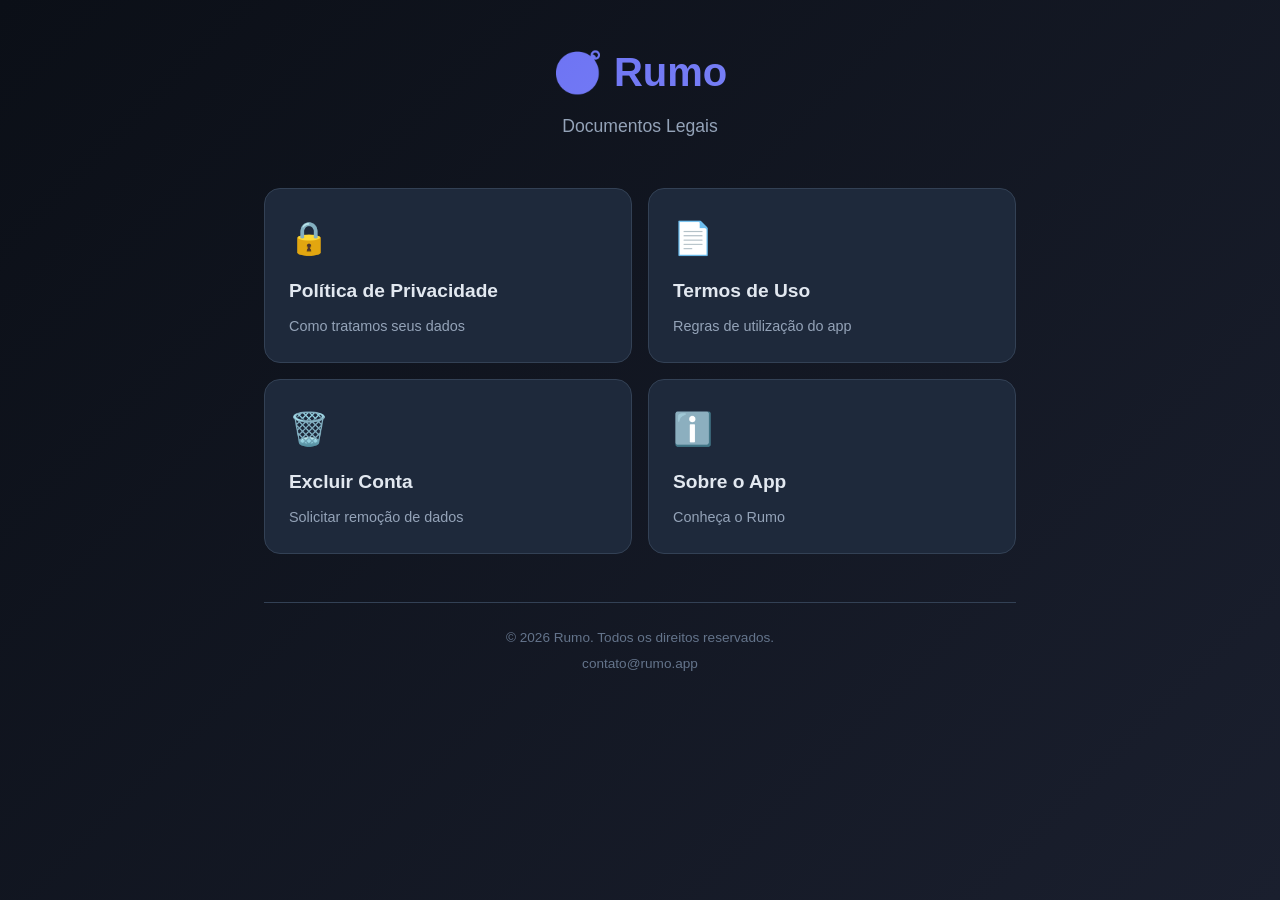
<file: index.html>
<!DOCTYPE html>
<html lang="pt-BR">
<head>
    <meta charset="UTF-8">
    <meta name="viewport" content="width=device-width, initial-scale=1.0">
    <title>Rumo - Legal</title>
    <style>
        * {
            margin: 0;
            padding: 0;
            box-sizing: border-box;
        }

        body {
            font-family: -apple-system, BlinkMacSystemFont, 'Segoe UI', 'Inter', sans-serif;
            background: linear-gradient(135deg, #0B0F17 0%, #1A1F2E 100%);
            color: #E2E8F0;
            min-height: 100vh;
            line-height: 1.6;
        }

        .container {
            max-width: 800px;
            margin: 0 auto;
            padding: 40px 24px;
        }

        .header {
            text-align: center;
            margin-bottom: 48px;
        }

        .header h1 {
            font-size: 2.5rem;
            font-weight: 800;
            margin-bottom: 8px;
            background: linear-gradient(135deg, #6366F1, #818CF8);
            -webkit-background-clip: text;
            -webkit-text-fill-color: transparent;
            background-clip: text;
        }

        .header p {
            color: #94A3B8;
            font-size: 1.1rem;
        }

        .cards {
            display: grid;
            grid-template-columns: repeat(auto-fit, minmax(250px, 1fr));
            gap: 16px;
            margin-bottom: 48px;
        }

        .card {
            background: #1E293B;
            border: 1px solid #334155;
            border-radius: 16px;
            padding: 24px;
            text-decoration: none;
            transition: all 0.3s ease;
            display: block;
        }

        .card:hover {
            transform: translateY(-4px);
            border-color: #6366F1;
            box-shadow: 0 8px 32px rgba(99, 102, 241, 0.2);
        }

        .card .icon {
            font-size: 2rem;
            display: block;
            margin-bottom: 12px;
        }

        .card h2 {
            color: #E2E8F0;
            font-size: 1.2rem;
            margin-bottom: 8px;
        }

        .card p {
            color: #94A3B8;
            font-size: 0.9rem;
        }

        .footer {
            text-align: center;
            color: #64748B;
            font-size: 0.85rem;
            padding-top: 24px;
            border-top: 1px solid #334155;
        }

        .footer p {
            margin-bottom: 4px;
        }

        @media (max-width: 640px) {
            .container {
                padding: 24px 16px;
            }

            .header h1 {
                font-size: 2rem;
            }

            .cards {
                grid-template-columns: 1fr;
            }
        }
    </style>
</head>
<body>
    <div class="container">
        <div class="header">
            <h1>🧭 Rumo</h1>
            <p>Documentos Legais</p>
        </div>
        
        <div class="cards">
            <a href="privacy-policy.html" class="card">
                <span class="icon">🔒</span>
                <h2>Política de Privacidade</h2>
                <p>Como tratamos seus dados</p>
            </a>
            
            <a href="terms-of-service.html" class="card">
                <span class="icon">📄</span>
                <h2>Termos de Uso</h2>
                <p>Regras de utilização do app</p>
            </a>
            
            <a href="delete-account.html" class="card">
                <span class="icon">🗑️</span>
                <h2>Excluir Conta</h2>
                <p>Solicitar remoção de dados</p>
            </a>
            
            <a href="about.html" class="card">
                <span class="icon">ℹ️</span>
                <h2>Sobre o App</h2>
                <p>Conheça o Rumo</p>
            </a>
        </div>
        
        <div class="footer">
            <p>© 2026 Rumo. Todos os direitos reservados.</p>
            <p>contato@rumo.app</p>
        </div>
    </div>
</body>
</html>
</file>
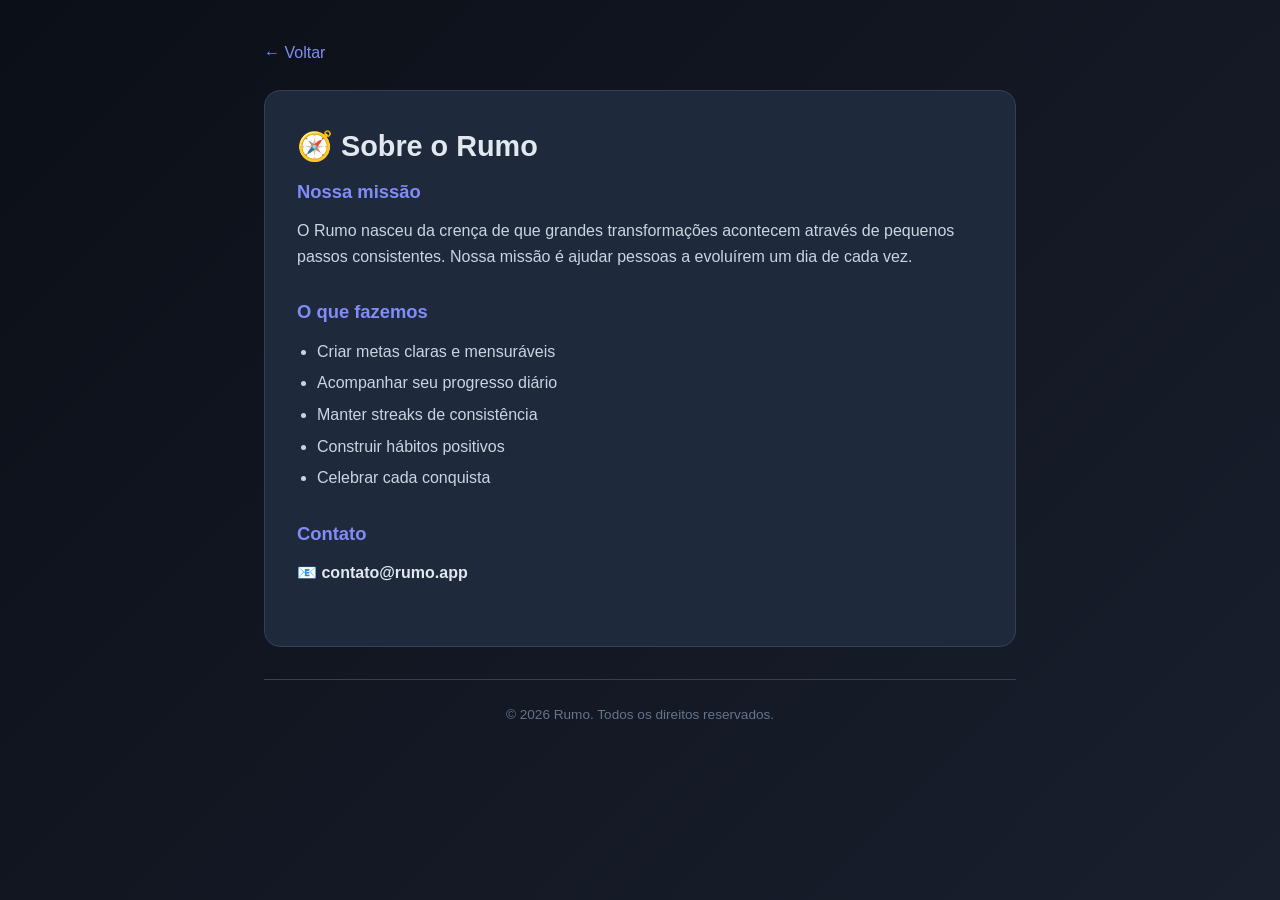
<file: about.html>
<!DOCTYPE html>
<html lang="pt-BR">
<head>
    <meta charset="UTF-8">
    <meta name="viewport" content="width=device-width, initial-scale=1.0">
    <title>Sobre - Rumo</title>
    <style>
        * { margin: 0; padding: 0; box-sizing: border-box; }
        body {
            font-family: -apple-system, BlinkMacSystemFont, 'Segoe UI', 'Inter', sans-serif;
            background: linear-gradient(135deg, #0B0F17 0%, #1A1F2E 100%);
            color: #E2E8F0;
            min-height: 100vh;
            line-height: 1.6;
        }
        .container { max-width: 800px; margin: 0 auto; padding: 40px 24px; }
        .back-link { display: inline-block; color: #818CF8; text-decoration: none; margin-bottom: 24px; font-weight: 500; }
        .back-link:hover { color: #6366F1; }
        .content { background: #1E293B; border: 1px solid #334155; border-radius: 16px; padding: 32px; margin-bottom: 32px; }
        .content h1 { font-size: 1.8rem; margin-bottom: 8px; }
        section { margin-bottom: 28px; }
        section h2 { color: #818CF8; font-size: 1.15rem; margin-bottom: 12px; font-weight: 700; }
        section p { margin-bottom: 12px; color: #CBD5E1; }
        ul, ol { margin-left: 20px; margin-bottom: 12px; }
        li { margin-bottom: 6px; color: #CBD5E1; }
        strong { color: #E2E8F0; }
        .footer { text-align: center; color: #64748B; font-size: 0.85rem; padding-top: 24px; border-top: 1px solid #334155; }
        @media (max-width: 640px) { .container { padding: 20px 16px; } .content { padding: 20px; } .content h1 { font-size: 1.5rem; } }
    </style>
</head>
<body>
    <div class="container">
        <a href="index.html" class="back-link">← Voltar</a>
        
        <div class="content">
            <h1>🧭 Sobre o Rumo</h1>
            
            <section>
                <h2>Nossa missão</h2>
                <p>O Rumo nasceu da crença de que grandes transformações acontecem através de pequenos passos consistentes. Nossa missão é ajudar pessoas a evoluírem um dia de cada vez.</p>
            </section>
            
            <section>
                <h2>O que fazemos</h2>
                <ul>
                    <li>Criar metas claras e mensuráveis</li>
                    <li>Acompanhar seu progresso diário</li>
                    <li>Manter streaks de consistência</li>
                    <li>Construir hábitos positivos</li>
                    <li>Celebrar cada conquista</li>
                </ul>
            </section>
            
            <section>
                <h2>Contato</h2>
                <p>📧 <strong>contato@rumo.app</strong></p>
            </section>
        </div>
        
        <div class="footer">
            <p>© 2026 Rumo. Todos os direitos reservados.</p>
        </div>
    </div>
</body>
</html>
</file>
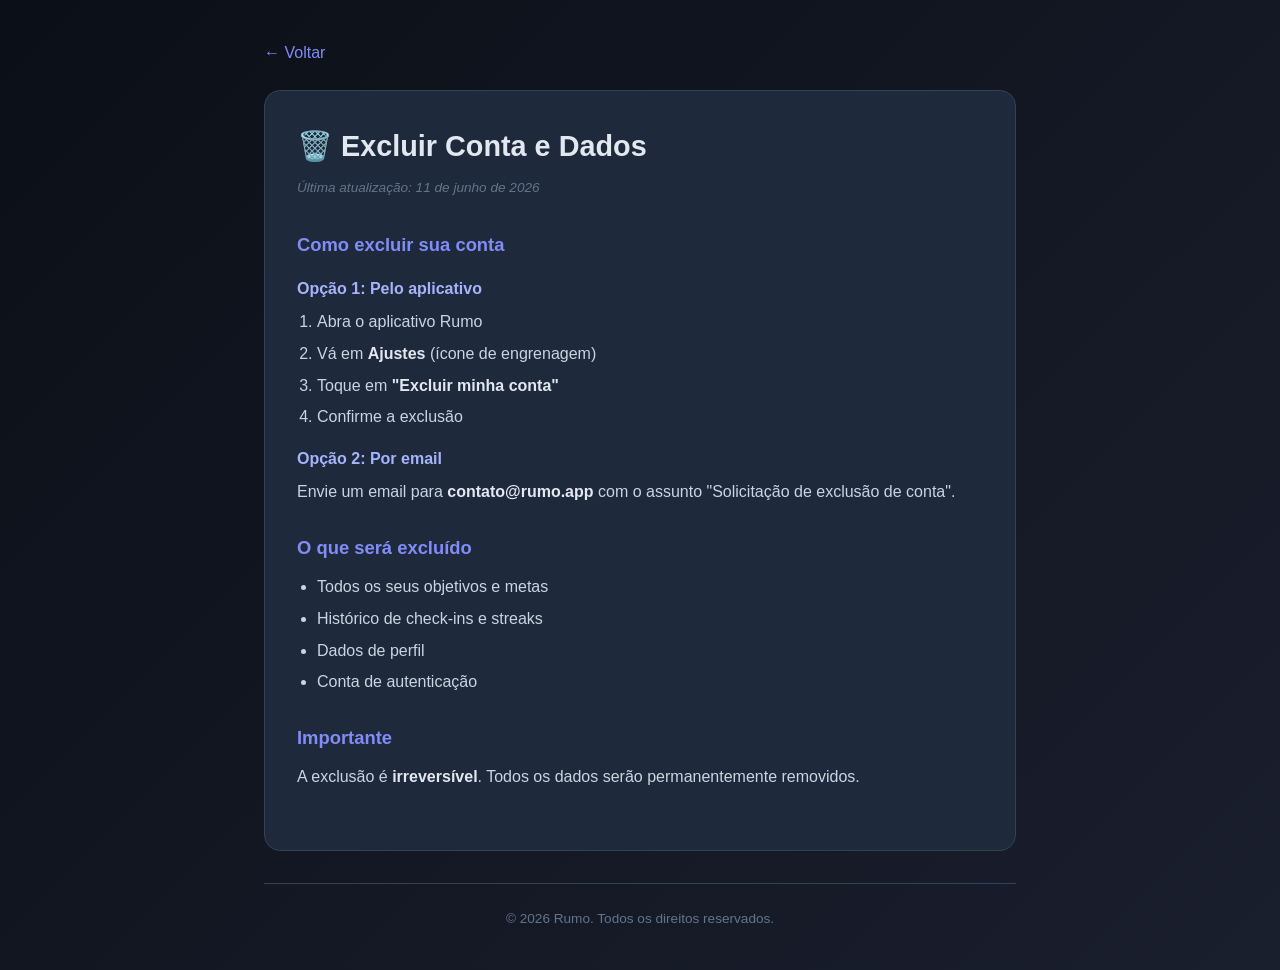
<file: delete-account.html>
<!DOCTYPE html>
<html lang="pt-BR">
<head>
    <meta charset="UTF-8">
    <meta name="viewport" content="width=device-width, initial-scale=1.0">
    <title>Excluir Conta - Rumo</title>
    <style>
        * { margin: 0; padding: 0; box-sizing: border-box; }
        body {
            font-family: -apple-system, BlinkMacSystemFont, 'Segoe UI', 'Inter', sans-serif;
            background: linear-gradient(135deg, #0B0F17 0%, #1A1F2E 100%);
            color: #E2E8F0;
            min-height: 100vh;
            line-height: 1.6;
        }
        .container { max-width: 800px; margin: 0 auto; padding: 40px 24px; }
        .back-link { display: inline-block; color: #818CF8; text-decoration: none; margin-bottom: 24px; font-weight: 500; }
        .back-link:hover { color: #6366F1; }
        .content { background: #1E293B; border: 1px solid #334155; border-radius: 16px; padding: 32px; margin-bottom: 32px; }
        .content h1 { font-size: 1.8rem; margin-bottom: 8px; }
        .last-update { color: #64748B; font-size: 0.85rem; margin-bottom: 32px; font-style: italic; }
        section { margin-bottom: 28px; }
        section h2 { color: #818CF8; font-size: 1.15rem; margin-bottom: 12px; font-weight: 700; }
        section h3 { color: #A5B4FC; font-size: 1rem; margin-top: 16px; margin-bottom: 8px; font-weight: 600; }
        section p { margin-bottom: 12px; color: #CBD5E1; }
        ul, ol { margin-left: 20px; margin-bottom: 12px; }
        li { margin-bottom: 6px; color: #CBD5E1; }
        strong { color: #E2E8F0; }
        .footer { text-align: center; color: #64748B; font-size: 0.85rem; padding-top: 24px; border-top: 1px solid #334155; }
        @media (max-width: 640px) { .container { padding: 20px 16px; } .content { padding: 20px; } .content h1 { font-size: 1.5rem; } }
    </style>
</head>
<body>
    <div class="container">
        <a href="index.html" class="back-link">← Voltar</a>
        
        <div class="content">
            <h1>🗑️ Excluir Conta e Dados</h1>
            <p class="last-update">Última atualização: 11 de junho de 2026</p>
            
            <section>
                <h2>Como excluir sua conta</h2>
                <h3>Opção 1: Pelo aplicativo</h3>
                <ol>
                    <li>Abra o aplicativo Rumo</li>
                    <li>Vá em <strong>Ajustes</strong> (ícone de engrenagem)</li>
                    <li>Toque em <strong>"Excluir minha conta"</strong></li>
                    <li>Confirme a exclusão</li>
                </ol>
                
                <h3>Opção 2: Por email</h3>
                <p>Envie um email para <strong>contato@rumo.app</strong> com o assunto "Solicitação de exclusão de conta".</p>
            </section>
            
            <section>
                <h2>O que será excluído</h2>
                <ul>
                    <li>Todos os seus objetivos e metas</li>
                    <li>Histórico de check-ins e streaks</li>
                    <li>Dados de perfil</li>
                    <li>Conta de autenticação</li>
                </ul>
            </section>
            
            <section>
                <h2>Importante</h2>
                <p>A exclusão é <strong>irreversível</strong>. Todos os dados serão permanentemente removidos.</p>
            </section>
        </div>
        
        <div class="footer">
            <p>© 2026 Rumo. Todos os direitos reservados.</p>
        </div>
    </div>
</body>
</html>
</file>
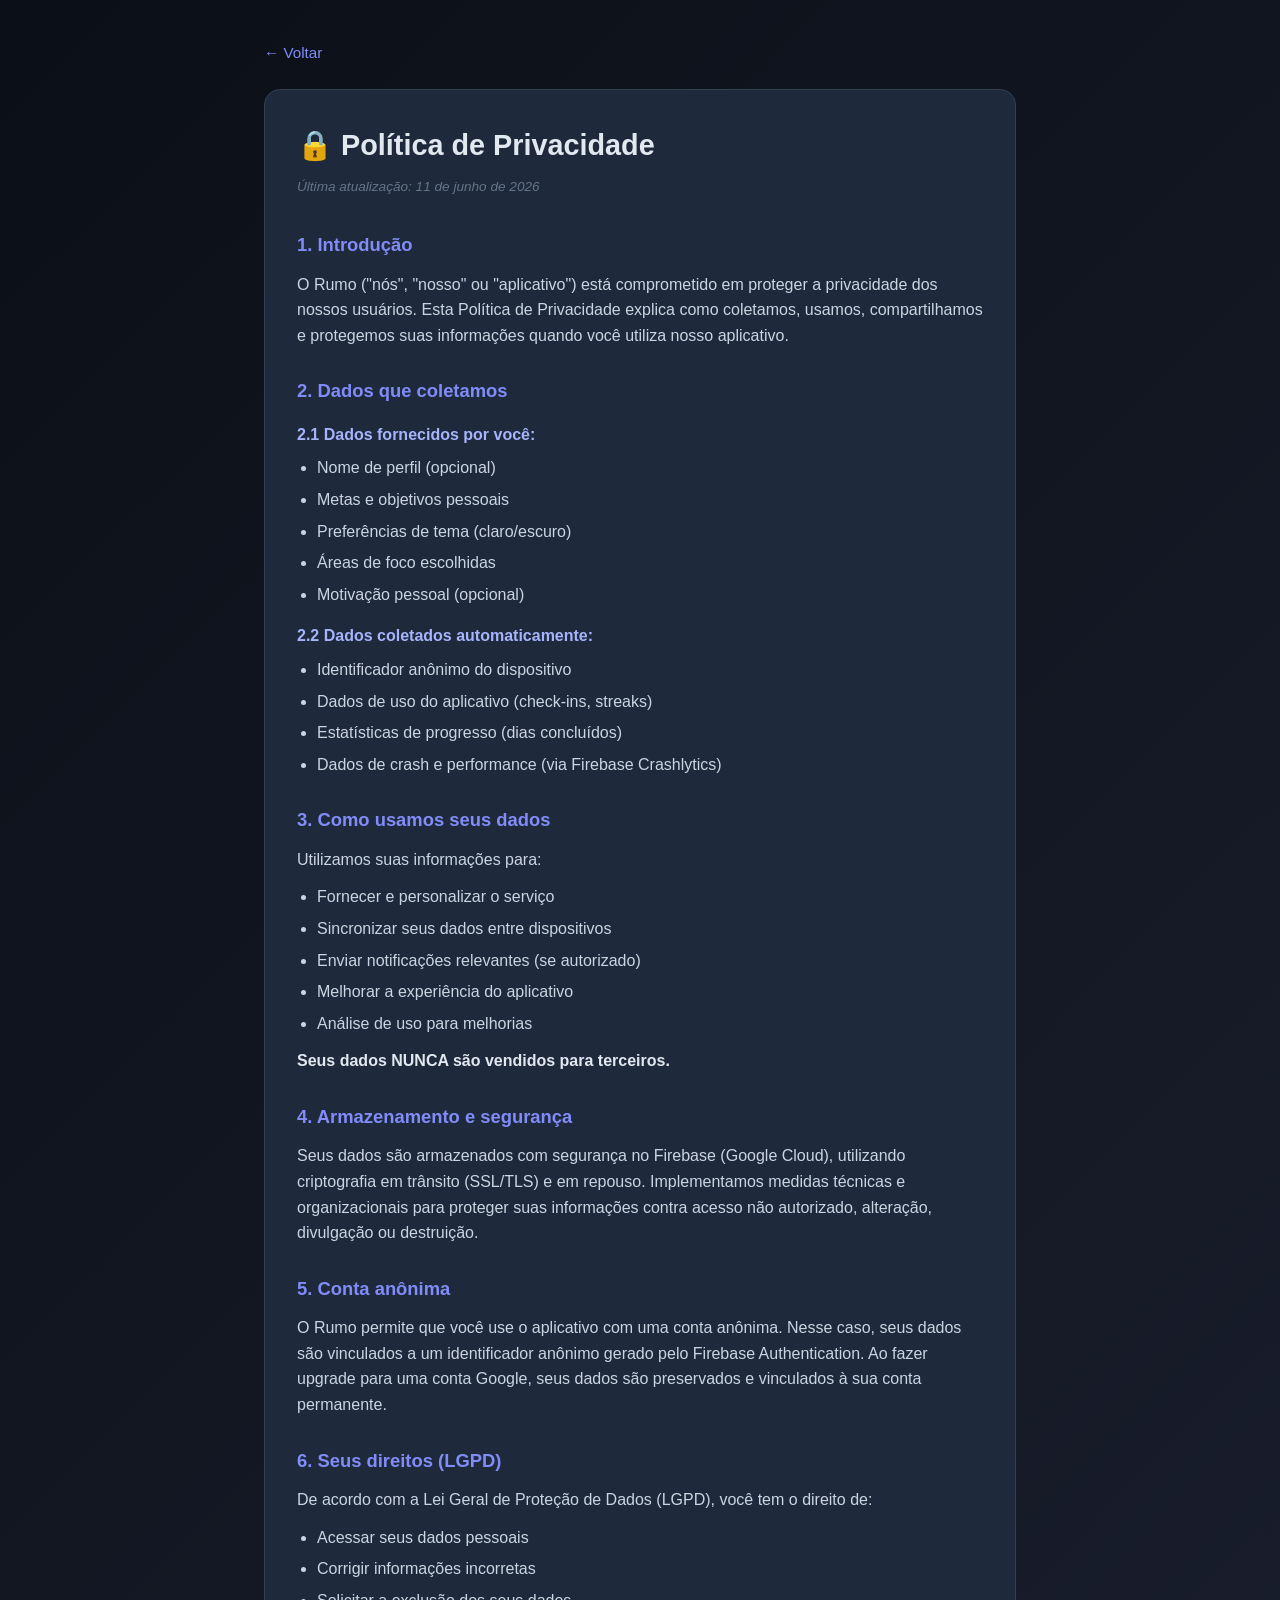
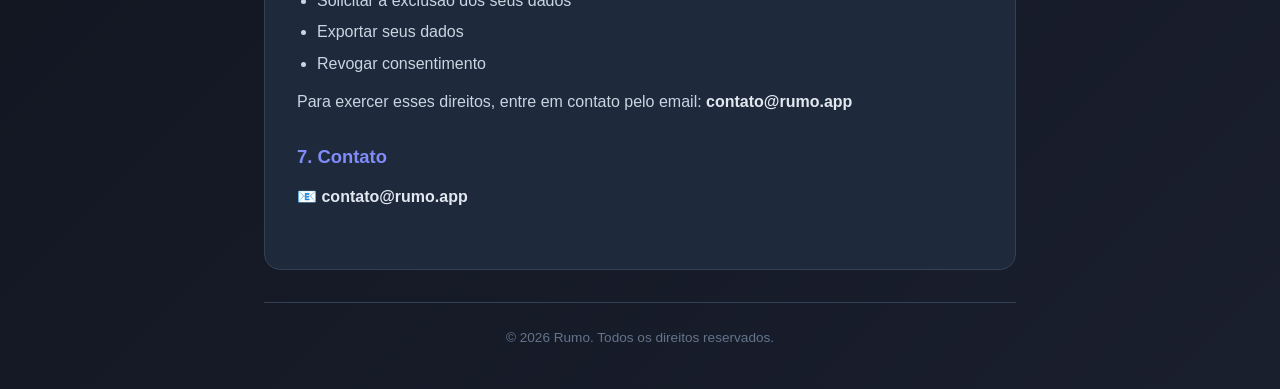
<file: privacy-policy.html>
<!DOCTYPE html>
<html lang="pt-BR">
<head>
    <meta charset="UTF-8">
    <meta name="viewport" content="width=device-width, initial-scale=1.0">
    <title>Política de Privacidade - Rumo</title>
    <style>
        * {
            margin: 0;
            padding: 0;
            box-sizing: border-box;
        }

        body {
            font-family: -apple-system, BlinkMacSystemFont, 'Segoe UI', 'Inter', sans-serif;
            background: linear-gradient(135deg, #0B0F17 0%, #1A1F2E 100%);
            color: #E2E8F0;
            min-height: 100vh;
            line-height: 1.6;
        }

        .container {
            max-width: 800px;
            margin: 0 auto;
            padding: 40px 24px;
        }

        .back-link {
            display: inline-block;
            color: #818CF8;
            text-decoration: none;
            margin-bottom: 24px;
            font-weight: 500;
            font-size: 0.95rem;
        }

        .back-link:hover {
            color: #6366F1;
        }

        .content {
            background: #1E293B;
            border: 1px solid #334155;
            border-radius: 16px;
            padding: 32px;
            margin-bottom: 32px;
        }

        .content h1 {
            font-size: 1.8rem;
            margin-bottom: 8px;
            color: #E2E8F0;
        }

        .last-update {
            color: #64748B;
            font-size: 0.85rem;
            margin-bottom: 32px;
            font-style: italic;
        }

        section {
            margin-bottom: 28px;
        }

        section h2 {
            color: #818CF8;
            font-size: 1.15rem;
            margin-bottom: 12px;
            font-weight: 700;
        }

        section h3 {
            color: #A5B4FC;
            font-size: 1rem;
            margin-top: 16px;
            margin-bottom: 8px;
            font-weight: 600;
        }

        section p {
            margin-bottom: 12px;
            color: #CBD5E1;
        }

        ul, ol {
            margin-left: 20px;
            margin-bottom: 12px;
        }

        li {
            margin-bottom: 6px;
            color: #CBD5E1;
        }

        strong {
            color: #E2E8F0;
        }

        .footer {
            text-align: center;
            color: #64748B;
            font-size: 0.85rem;
            padding-top: 24px;
            border-top: 1px solid #334155;
        }

        @media (max-width: 640px) {
            .container {
                padding: 20px 16px;
            }

            .content {
                padding: 20px;
            }

            .content h1 {
                font-size: 1.5rem;
            }
        }
    </style>
</head>
<body>
    <div class="container">
        <a href="index.html" class="back-link">← Voltar</a>
        
        <div class="content">
            <h1>🔒 Política de Privacidade</h1>
            <p class="last-update">Última atualização: 11 de junho de 2026</p>
            
            <section>
                <h2>1. Introdução</h2>
                <p>O Rumo ("nós", "nosso" ou "aplicativo") está comprometido em proteger a privacidade dos nossos usuários. Esta Política de Privacidade explica como coletamos, usamos, compartilhamos e protegemos suas informações quando você utiliza nosso aplicativo.</p>
            </section>
            
            <section>
                <h2>2. Dados que coletamos</h2>
                
                <h3>2.1 Dados fornecidos por você:</h3>
                <ul>
                    <li>Nome de perfil (opcional)</li>
                    <li>Metas e objetivos pessoais</li>
                    <li>Preferências de tema (claro/escuro)</li>
                    <li>Áreas de foco escolhidas</li>
                    <li>Motivação pessoal (opcional)</li>
                </ul>
                
                <h3>2.2 Dados coletados automaticamente:</h3>
                <ul>
                    <li>Identificador anônimo do dispositivo</li>
                    <li>Dados de uso do aplicativo (check-ins, streaks)</li>
                    <li>Estatísticas de progresso (dias concluídos)</li>
                    <li>Dados de crash e performance (via Firebase Crashlytics)</li>
                </ul>
            </section>
            
            <section>
                <h2>3. Como usamos seus dados</h2>
                <p>Utilizamos suas informações para:</p>
                <ul>
                    <li>Fornecer e personalizar o serviço</li>
                    <li>Sincronizar seus dados entre dispositivos</li>
                    <li>Enviar notificações relevantes (se autorizado)</li>
                    <li>Melhorar a experiência do aplicativo</li>
                    <li>Análise de uso para melhorias</li>
                </ul>
                <p><strong>Seus dados NUNCA são vendidos para terceiros.</strong></p>
            </section>
            
            <section>
                <h2>4. Armazenamento e segurança</h2>
                <p>Seus dados são armazenados com segurança no Firebase (Google Cloud), utilizando criptografia em trânsito (SSL/TLS) e em repouso. Implementamos medidas técnicas e organizacionais para proteger suas informações contra acesso não autorizado, alteração, divulgação ou destruição.</p>
            </section>
            
            <section>
                <h2>5. Conta anônima</h2>
                <p>O Rumo permite que você use o aplicativo com uma conta anônima. Nesse caso, seus dados são vinculados a um identificador anônimo gerado pelo Firebase Authentication. Ao fazer upgrade para uma conta Google, seus dados são preservados e vinculados à sua conta permanente.</p>
            </section>
            
            <section>
                <h2>6. Seus direitos (LGPD)</h2>
                <p>De acordo com a Lei Geral de Proteção de Dados (LGPD), você tem o direito de:</p>
                <ul>
                    <li>Acessar seus dados pessoais</li>
                    <li>Corrigir informações incorretas</li>
                    <li>Solicitar a exclusão dos seus dados</li>
                    <li>Exportar seus dados</li>
                    <li>Revogar consentimento</li>
                </ul>
                <p>Para exercer esses direitos, entre em contato pelo email: <strong>contato@rumo.app</strong></p>
            </section>
            
            <section>
                <h2>7. Contato</h2>
                <p>📧 <strong>contato@rumo.app</strong></p>
            </section>
        </div>
        
        <div class="footer">
            <p>© 2026 Rumo. Todos os direitos reservados.</p>
        </div>
    </div>
</body>
</html>
</file>
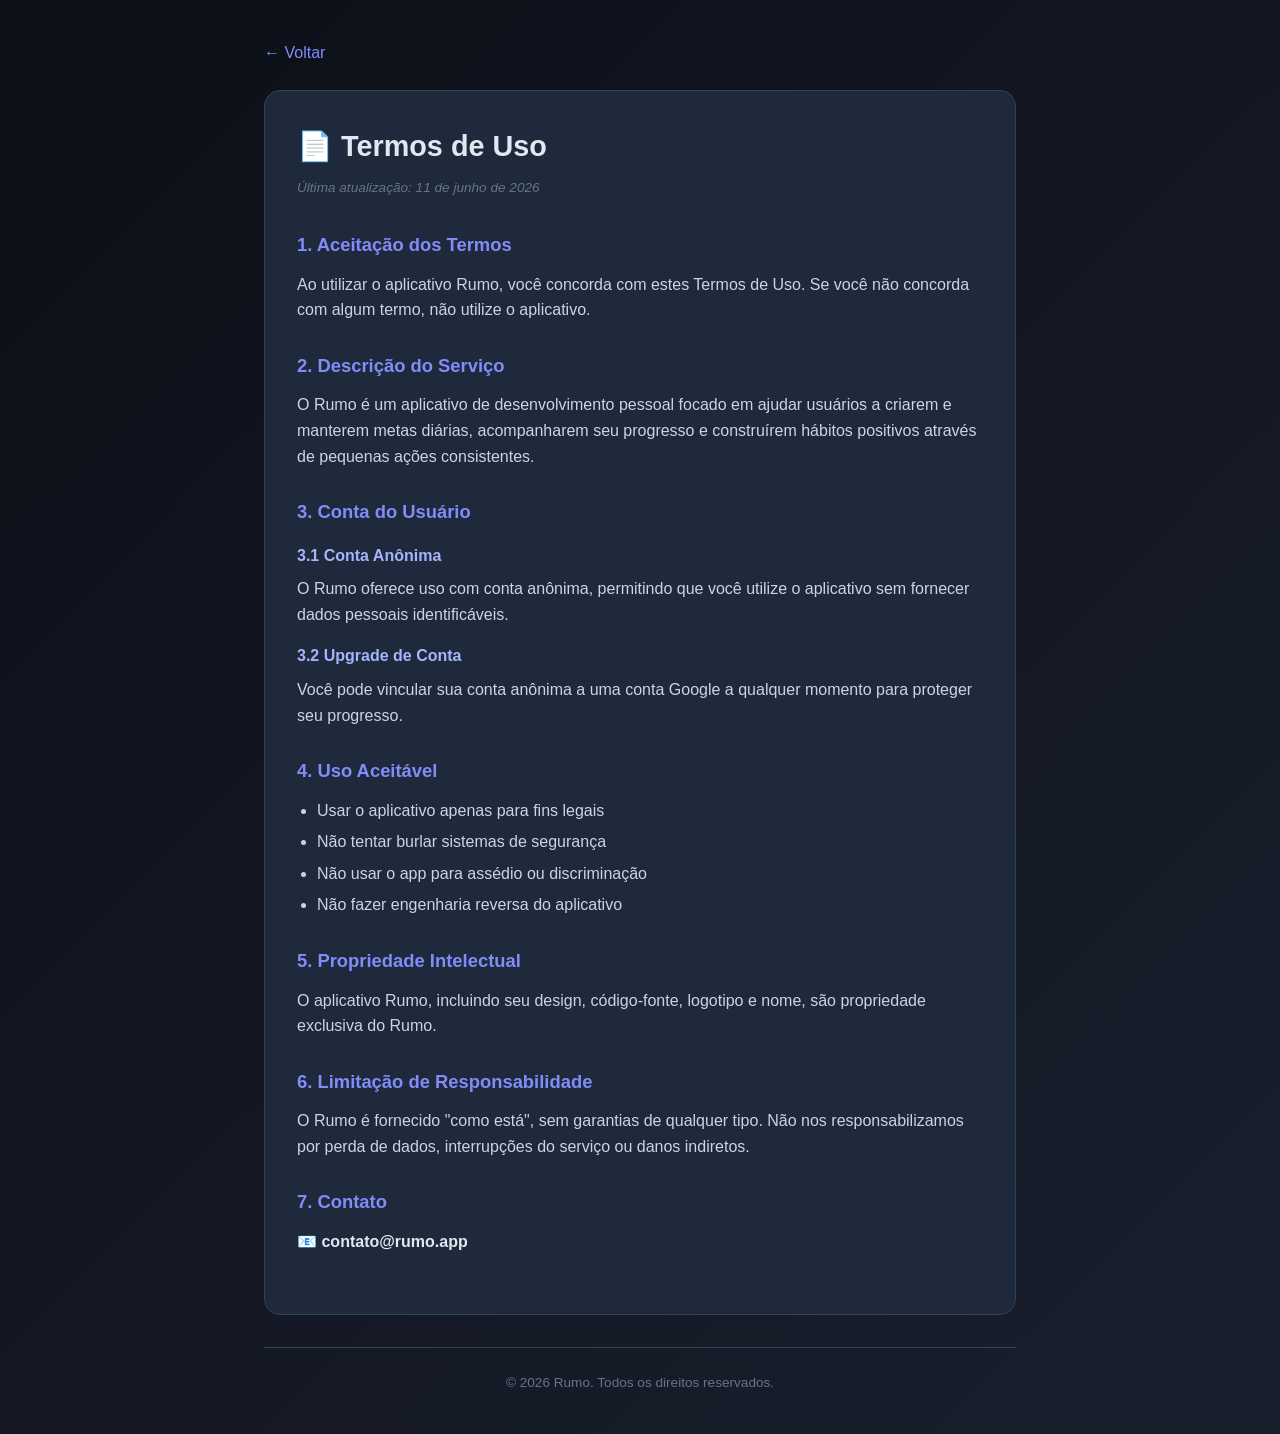
<file: terms-of-service.html>
<!DOCTYPE html>
<html lang="pt-BR">
<head>
    <meta charset="UTF-8">
    <meta name="viewport" content="width=device-width, initial-scale=1.0">
    <title>Termos de Uso - Rumo</title>
    <style>
        * { margin: 0; padding: 0; box-sizing: border-box; }
        body {
            font-family: -apple-system, BlinkMacSystemFont, 'Segoe UI', 'Inter', sans-serif;
            background: linear-gradient(135deg, #0B0F17 0%, #1A1F2E 100%);
            color: #E2E8F0;
            min-height: 100vh;
            line-height: 1.6;
        }
        .container { max-width: 800px; margin: 0 auto; padding: 40px 24px; }
        .back-link { display: inline-block; color: #818CF8; text-decoration: none; margin-bottom: 24px; font-weight: 500; }
        .back-link:hover { color: #6366F1; }
        .content { background: #1E293B; border: 1px solid #334155; border-radius: 16px; padding: 32px; margin-bottom: 32px; }
        .content h1 { font-size: 1.8rem; margin-bottom: 8px; }
        .last-update { color: #64748B; font-size: 0.85rem; margin-bottom: 32px; font-style: italic; }
        section { margin-bottom: 28px; }
        section h2 { color: #818CF8; font-size: 1.15rem; margin-bottom: 12px; font-weight: 700; }
        section h3 { color: #A5B4FC; font-size: 1rem; margin-top: 16px; margin-bottom: 8px; font-weight: 600; }
        section p { margin-bottom: 12px; color: #CBD5E1; }
        ul, ol { margin-left: 20px; margin-bottom: 12px; }
        li { margin-bottom: 6px; color: #CBD5E1; }
        strong { color: #E2E8F0; }
        .footer { text-align: center; color: #64748B; font-size: 0.85rem; padding-top: 24px; border-top: 1px solid #334155; }
        @media (max-width: 640px) { .container { padding: 20px 16px; } .content { padding: 20px; } .content h1 { font-size: 1.5rem; } }
    </style>
</head>
<body>
    <div class="container">
        <a href="index.html" class="back-link">← Voltar</a>
        
        <div class="content">
            <h1>📄 Termos de Uso</h1>
            <p class="last-update">Última atualização: 11 de junho de 2026</p>
            
            <section>
                <h2>1. Aceitação dos Termos</h2>
                <p>Ao utilizar o aplicativo Rumo, você concorda com estes Termos de Uso. Se você não concorda com algum termo, não utilize o aplicativo.</p>
            </section>
            
            <section>
                <h2>2. Descrição do Serviço</h2>
                <p>O Rumo é um aplicativo de desenvolvimento pessoal focado em ajudar usuários a criarem e manterem metas diárias, acompanharem seu progresso e construírem hábitos positivos através de pequenas ações consistentes.</p>
            </section>
            
            <section>
                <h2>3. Conta do Usuário</h2>
                <h3>3.1 Conta Anônima</h3>
                <p>O Rumo oferece uso com conta anônima, permitindo que você utilize o aplicativo sem fornecer dados pessoais identificáveis.</p>
                <h3>3.2 Upgrade de Conta</h3>
                <p>Você pode vincular sua conta anônima a uma conta Google a qualquer momento para proteger seu progresso.</p>
            </section>
            
            <section>
                <h2>4. Uso Aceitável</h2>
                <ul>
                    <li>Usar o aplicativo apenas para fins legais</li>
                    <li>Não tentar burlar sistemas de segurança</li>
                    <li>Não usar o app para assédio ou discriminação</li>
                    <li>Não fazer engenharia reversa do aplicativo</li>
                </ul>
            </section>
            
            <section>
                <h2>5. Propriedade Intelectual</h2>
                <p>O aplicativo Rumo, incluindo seu design, código-fonte, logotipo e nome, são propriedade exclusiva do Rumo.</p>
            </section>
            
            <section>
                <h2>6. Limitação de Responsabilidade</h2>
                <p>O Rumo é fornecido "como está", sem garantias de qualquer tipo. Não nos responsabilizamos por perda de dados, interrupções do serviço ou danos indiretos.</p>
            </section>
            
            <section>
                <h2>7. Contato</h2>
                <p>📧 <strong>contato@rumo.app</strong></p>
            </section>
        </div>
        
        <div class="footer">
            <p>© 2026 Rumo. Todos os direitos reservados.</p>
        </div>
    </div>
</body>
</html>
</file>
